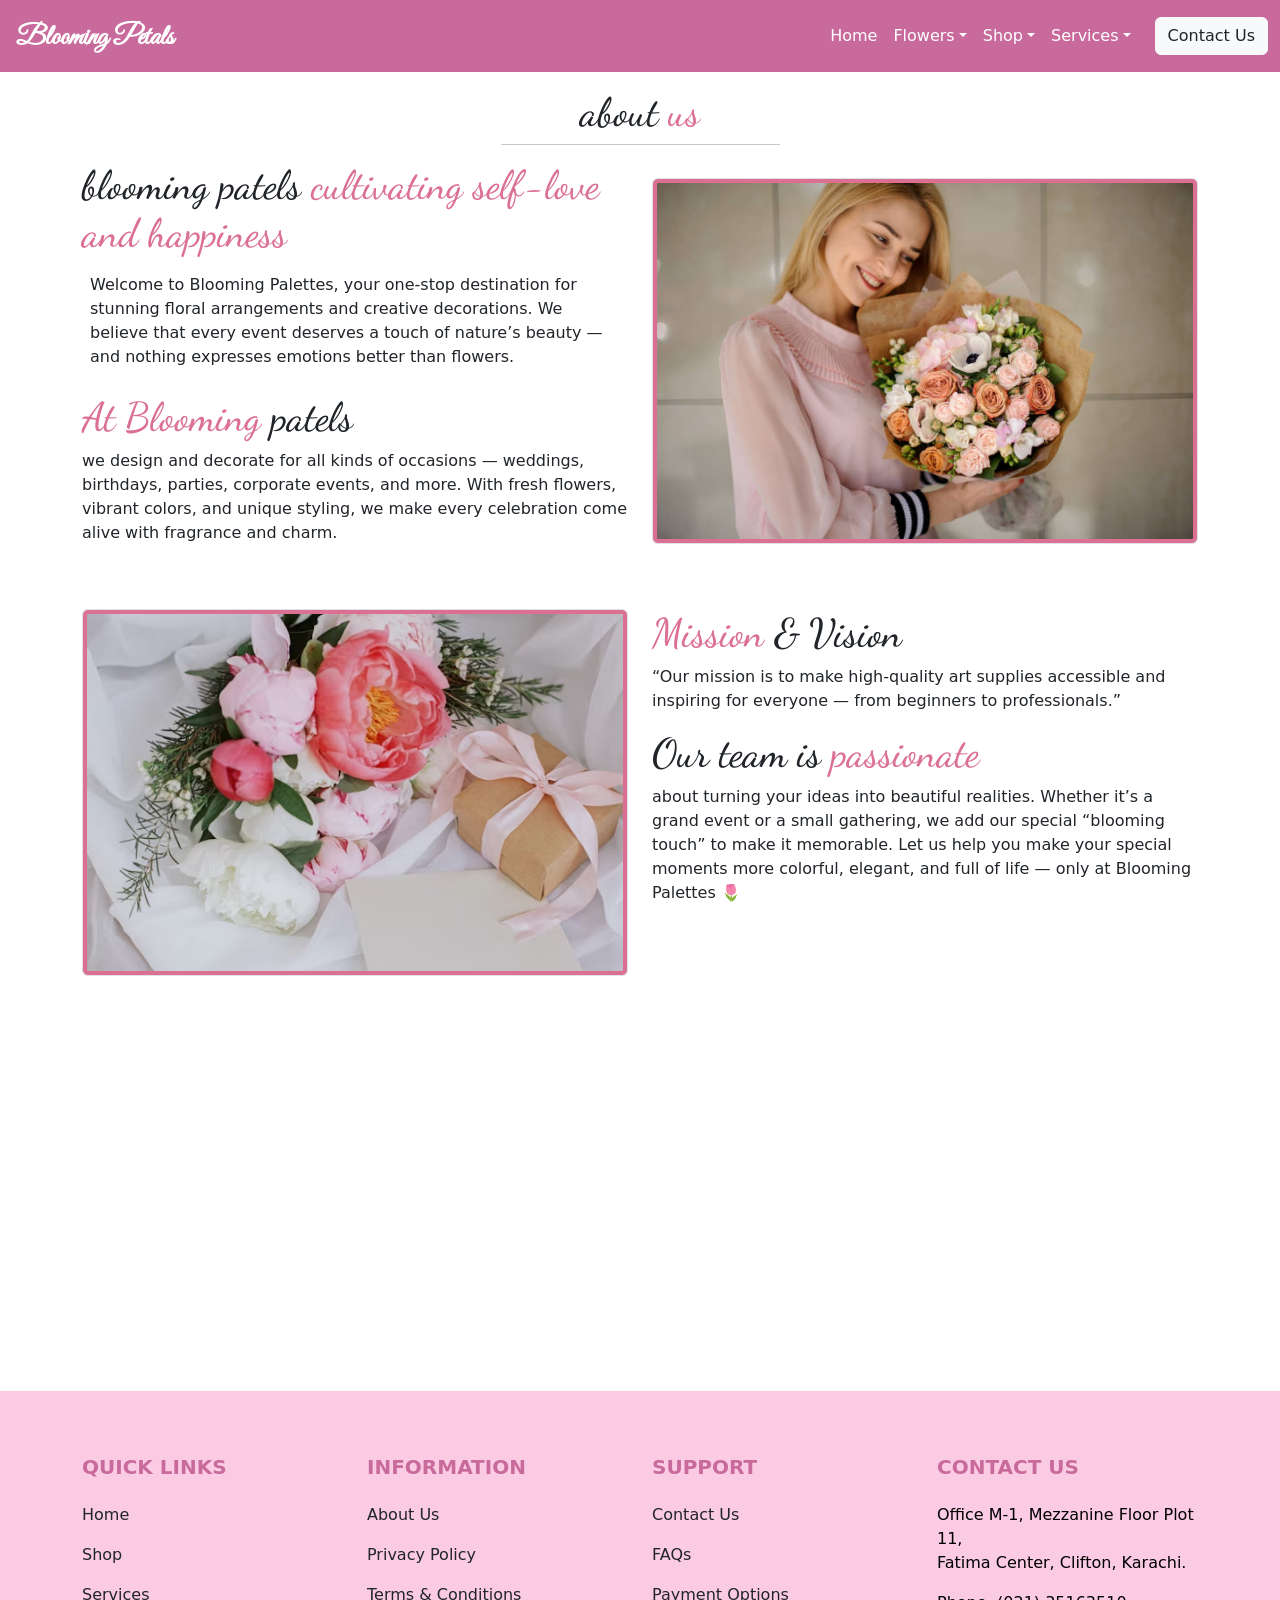
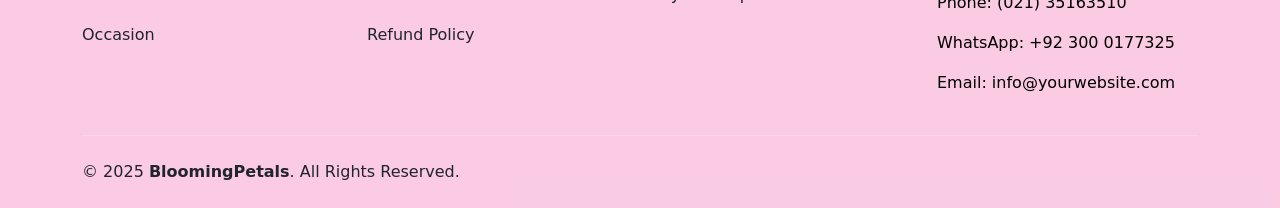
<file: about.html>
<!DOCTYPE html>
<html lang="en">

<head>
  <meta charset="UTF-8">
  <meta name="viewport" content="width=device-width, initial-scale=1.0">
  <link rel="stylesheet" href="style.css">
  <link href="https://cdn.jsdelivr.net/npm/bootstrap@5.0.2/dist/css/bootstrap.min.css" rel="stylesheet"
    integrity="sha384-EVSTQN3/azprG1Anm3QDgpJLIm9Nao0Yz1ztcQTwFspd3yD65VohhpuuCOmLASjC" crossorigin="anonymous">
  <link rel="preconnect" href="https://fonts.googleapis.com">
  <link rel="preconnect" href="https://fonts.gstatic.com" crossorigin>
  <link href="https://fonts.googleapis.com/css2?family=Dancing+Script:wght@400..700&display=swap" rel="stylesheet">
  <link rel="stylesheet" type="text/css"
    href="https://stackpath.bootstrapcdn.com/font-awesome/4.7.0/css/font-awesome.min.css">
  <link href="https://unpkg.com/aos@2.3.1/dist/aos.css" rel="stylesheet">
  <link rel="stylesheet" href="style.css">
  <title>Document</title>

  <style>
@import url('https://fonts.googleapis.com/css2?family=Great+Vibes&display=swap');

  </style>

</head>

<body>

<!-- ----------nav bar------------------------ -->

  <!-- Navbar (separate) -->
<nav class="navbar navbar-expand-lg navigation fixed-top">
  <div class="container-fluid">
    <h3 class="navbar-brand text-white fw-bold fs-3" href="#">Blooming Petals</h3>

    <button class="navbar-toggler" type="button" data-bs-toggle="collapse" data-bs-target="#navbarTogglerDemo02"
      aria-controls="navbarTogglerDemo02" aria-expanded="false" aria-label="Toggle navigation">
      <span class="navbar-toggler-icon"></span>
    </button>

    <div class="collapse navbar-collapse" id="navbarTogglerDemo02">
      <ul class="navbar-nav ms-auto mb-2 mb-lg-0 align-items-lg-center">
        <li class="nav-item"><a class="nav-link text-white active" href="home.html">Home</a></li>

        <li class="nav-item dropdown">
          <a class="nav-link dropdown-toggle text-white" href="#" role="button" data-bs-toggle="dropdown">Flowers</a>
          <ul class="dropdown-menu">
            <li><a class="dropdown-item" href="#">Rose</a></li>
            <li><a class="dropdown-item" href="#">Lavender</a></li>
            <li><a class="dropdown-item" href="#">Baby Breath</a></li>
          </ul>
        </li>

        <li class="nav-item dropdown">
          <a class="nav-link dropdown-toggle text-white" href="#" role="button" data-bs-toggle="dropdown">Shop</a>
          <ul class="dropdown-menu">
            <li><a class="dropdown-item" href="#">Flower Basket</a></li>
            <li><a class="dropdown-item" href="#">Bouquet for Loved One</a></li>
            <li><a class="dropdown-item" href="#">Wedding Bloom</a></li>
            <li><a class="dropdown-item" href="#">Valentine Special</a></li>
          </ul>
        </li>

        <li class="nav-item dropdown">
          <a class="nav-link dropdown-toggle text-white" href="#" role="button" data-bs-toggle="dropdown">Services</a>
          <ul class="dropdown-menu">
            <li><a class="dropdown-item" href="wedding.html" target="_blank">Wedding Decor</a></li>
            <li><a class="dropdown-item" href="engagment.html" target="_blank">Engagement Decor</a></li>
            <li><a class="dropdown-item" href="birthday.html" target="_blank">Birthday Decor</a></li>
            <li><a class="dropdown-item" href="birthday.html" target="_blank">Bridal Shower Decor</a></li>
            <li><a class="dropdown-item" href="birthday.html" target="_blank">Bridal Shower Decor</a></li>
          </ul>
        </li>

        <li class="nav-item ms-lg-3 mt-2 mt-lg-0">
          <a href="#" class="btn btn-light text-dark">Contact Us</a>
        </li>
      </ul>
    </div> 
  </div>
</nav>

<!-- ----------nav bar------------------------ -->
<br><br><br>

  <section class="about my-3">
    <div class="container ">
      <div class="text-center my-3">
        <h1 data-aos="fade-up" data-aos-offset="200">about <span style="color:palevioletred;"> us </span></h1>
        <hr class="w-25 m-auto">
      </div>
      <div class="row">
        <div class="col-sm-12 col-md-6 col-lg-6 col-12 " data-aos="zoom-in">
          <h1> blooming patels<span style="color:palevioletred;"> cultivating self-love and happiness
            </span></h1>
          <p class="p-2">Welcome to Blooming Palettes, your one-stop destination for stunning floral arrangements and
            creative
            decorations.
            We believe that every event deserves a touch of nature’s beauty — and nothing expresses emotions better than
            flowers.</p>
          <h1> <span style="color: palevioletred;">At Blooming </span> patels</h1>
          <p>we design and decorate for all kinds of occasions — weddings, birthdays, parties, corporate events, and
            more. With fresh flowers, vibrant colors, and unique styling, we make every celebration come alive with
            fragrance and charm.</p>

        </div>

        <div class="col-sm-12 col-md-6 col-lg-6 col-12 m-auto text-end">

          <img src="asset/about/img7.jpg" class="img-fluid img-thumbnail" data-aos="fade-right" data-aos-offset="200"
            style="background-color: palevioletred;">
        </div>


        <div class="container ">
          <div class="text-center my-5">
          </div>
          <div class="row">
            <div class="col-sm-12 col-md-6 col-lg-6 col-12 m-auto text-end">

              <img src="asset/about/img3.jpg" class="img-fluid img-thumbnail" data-aos="fade-right" data-aos-offset="200"
                style="background-color: palevioletred;">
            </div>

            <div class="col-sm-12 col-md-6 col-lg-6 col-12 " data-aos="zoom-in">
              <h1> <span style="color: palevioletred;">Mission</span> & Vision</h1>
              <p>“Our mission is to make high-quality art supplies accessible and inspiring for everyone — from
                beginners to professionals.”</p>
              <h1> Our team is <span style="color:palevioletred;"> passionate
                </span></h1>
              <p>about turning your ideas into beautiful realities. Whether it’s a grand event or a small
                gathering, we add our special “blooming touch” to make it memorable.

                Let us help you make your special moments more colorful, elegant, and full of life — only at Blooming
                Palettes 🌷
              </p>
            </div>
            <div class="container" data-aos="fade-up-left">
              <div class="text-center my-5">
                <h1>meet our<span style="color: palevioletred;"> team </span></h1>
                <hr class="w-25 m-auto" data-aos="fade-up">
              </div>
              <div class="row">
                <div class="col-sm-12 col-md-3 col-lg-3 col-12">
                  <div class="card">
                    <div class="about-card-body">
                      <img src="asset/about/img5.jpg" class="img-fluid  border border-bg-danger-subtle p-2">
                      <h5 class="text-center mt-2">bebk khalil</h5>
                      <p class="text-center"></p>

                    </div>
                  </div>
                </div>
                <div class="col-sm-12 col-md-3 col-lg-3 col-12">
                  <div class="card">
                    <div class="about-card-body">
                      <img src="asset/about/img10.jpg" class="img-fluid  border border-bg-danger-subtle p-2">
                      <h5 class="text-center mt-2">sidra zehra </h5>
                      <p class="text-center"> </p>

                    </div>
                  </div>
                </div>
                <div class="col-sm-12 col-md-3 col-lg-3 col-12" data-aos="fade-up-right">
                  <div class="card">
                    <div class="about-card-body">
                      <img src="asset/about/img6.jpg" class="img-fluid border border-bg-danger-subtle p-2 " data-aos="zoom-in">
                      <h5 class="text-center mt-2"> tooba</h5>
                      <p class="text-center "></p>

                    </div>
                  </div>

                </div>
                <div class="col-sm-12 col-md-3 col-lg-3 col-12" data-aos="fade-up-right">
                  <div class="card">
                    <div class="about-card-body">
                      <img src="asset/about/img7.jpg" class="img-fluid border border-bg-danger-subtle p-2 " data-aos="zoom-in">
                      <h5 class="text-center mt-2"> simran</h5>
                      <p class="text-center "></p>

                    </div>
                  </div>

                </div>
              </div>

            </div>
  </section>

  <!-- ----------------------- foooter --------------------------------- -->

<footer class="text-light pt-5 pb-4 footer-css">
  <div class="container text-md-left">
    <div class="row text-md-left">

      <!-- Quick Links -->
      <div class="col-md-3 col-lg-3 col-xl-3 mx-auto mt-3">
        <h5 class="text-uppercase mb-4 fw-bold">Quick Links</h5>
        <p><a href="#" class="text-dark text-decoration-none">Home</a></p>
        <p><a href="#" class="text-dark text-decoration-none">Shop</a></p>
        <p><a href="#" class="text-dark text-decoration-none">Services</a></p>
        <p><a href="#" class="text-dark text-decoration-none">Occasion</a></p>
      </div>

      <!-- Information -->
      <div class="col-md-3 col-lg-3 col-xl-3 mx-auto mt-3">
        <h5 class="text-uppercase mb-4 fw-bold">Information</h5>
        <p><a href="#" class="text-dark text-decoration-none">About Us</a></p>
        <p><a href="#" class="text-dark text-decoration-none">Privacy Policy</a></p>
        <p><a href="#" class="text-dark text-decoration-none">Terms & Conditions</a></p>
        <p><a href="#" class="text-dark text-decoration-none">Refund Policy</a></p>
      </div>

      <!-- Support -->
      <div class="col-md-3 col-lg-3 col-xl-3 mx-auto mt-3">
        <h5 class="text-uppercase mb-4 fw-bold">Support</h5>
        <p><a href="#" class="text-dark text-decoration-none">Contact Us</a></p>
        <p><a href="#" class="text-dark text-decoration-none">FAQs</a></p>
        <p><a href="#" class="text-dark text-decoration-none">Payment Options</a></p>
      </div>

      <!-- Contact -->
      <div class="col-md-3 col-lg-3 col-xl-3 mx-auto mt-3 home-extra">
        <h5 class="text-uppercase mb-4 fw-bold">Contact Us</h5>
        <p><i class="bi bi-geo-alt"></i> Office M-1, Mezzanine Floor Plot 11,<br>
          Fatima Center, Clifton, Karachi.</p>
        <p><i class="bi bi-telephone"></i> Phone: (021) 35163510</p>
        <p><i class="bi bi-whatsapp"></i> WhatsApp: +92 300 0177325</p>
        <p><i class="bi bi-envelope"></i> Email: info@yourwebsite.com</p>
      </div>
    </div>

    <hr class="mb-4 mt-4 text-light">

    <div class="row align-items-center">
      <div class="col-md-7 col-lg-8">
        <p class="text-dark mb-0">
          © 2025 <strong>BloomingPetals</strong>. All Rights Reserved.
        </p>
      </div>

      <div class="col-md-5 col-lg-4 text-end">
        <a href="https://www.facebook.com/BloomingPetals" class="text-dark me-3"><i class="bi bi-facebook"></i></a>
        <a href="https://www.instagram.com/BloomingPetals" class="text-dark me-3"><i class="bi bi-instagram"></i></a>
        <a href="https://x.com/BloomingPetals" class="text-dark me-3"><i class="bi bi-twitter"></i></a>
      </div>
    </div>
  </div>
</footer>


  <!-- ----------------------- foooter --------------------------------- -->


  <script src="https://cdn.jsdelivr.net/npm/@popperjs/core@2.9.2/dist/umd/popper.min.js"
    integrity="sha384-IQsoLXl5PILFhosVNubq5LC7Qb9DXgDA9i+tQ8Zj3iwWAwPtgFTxbJ8NT4GN1R8p"
    crossorigin="anonymous"></script>
  <script src="https://cdn.jsdelivr.net/npm/bootstrap@5.0.2/dist/js/bootstrap.min.js"
    integrity="sha384-cVKIPhGWiC2Al4u+LWgxfKTRIcfu0JTxR+EQDz/bgldoEyl4H0zUF0QKbrJ0EcQF"
    crossorigin="anonymous"></script>
  <script src="https://unpkg.com/aos@2.3.1/dist/aos.js"></script>
  <script>
    AOS.init();
  </script>
</body>

</html>
</file>
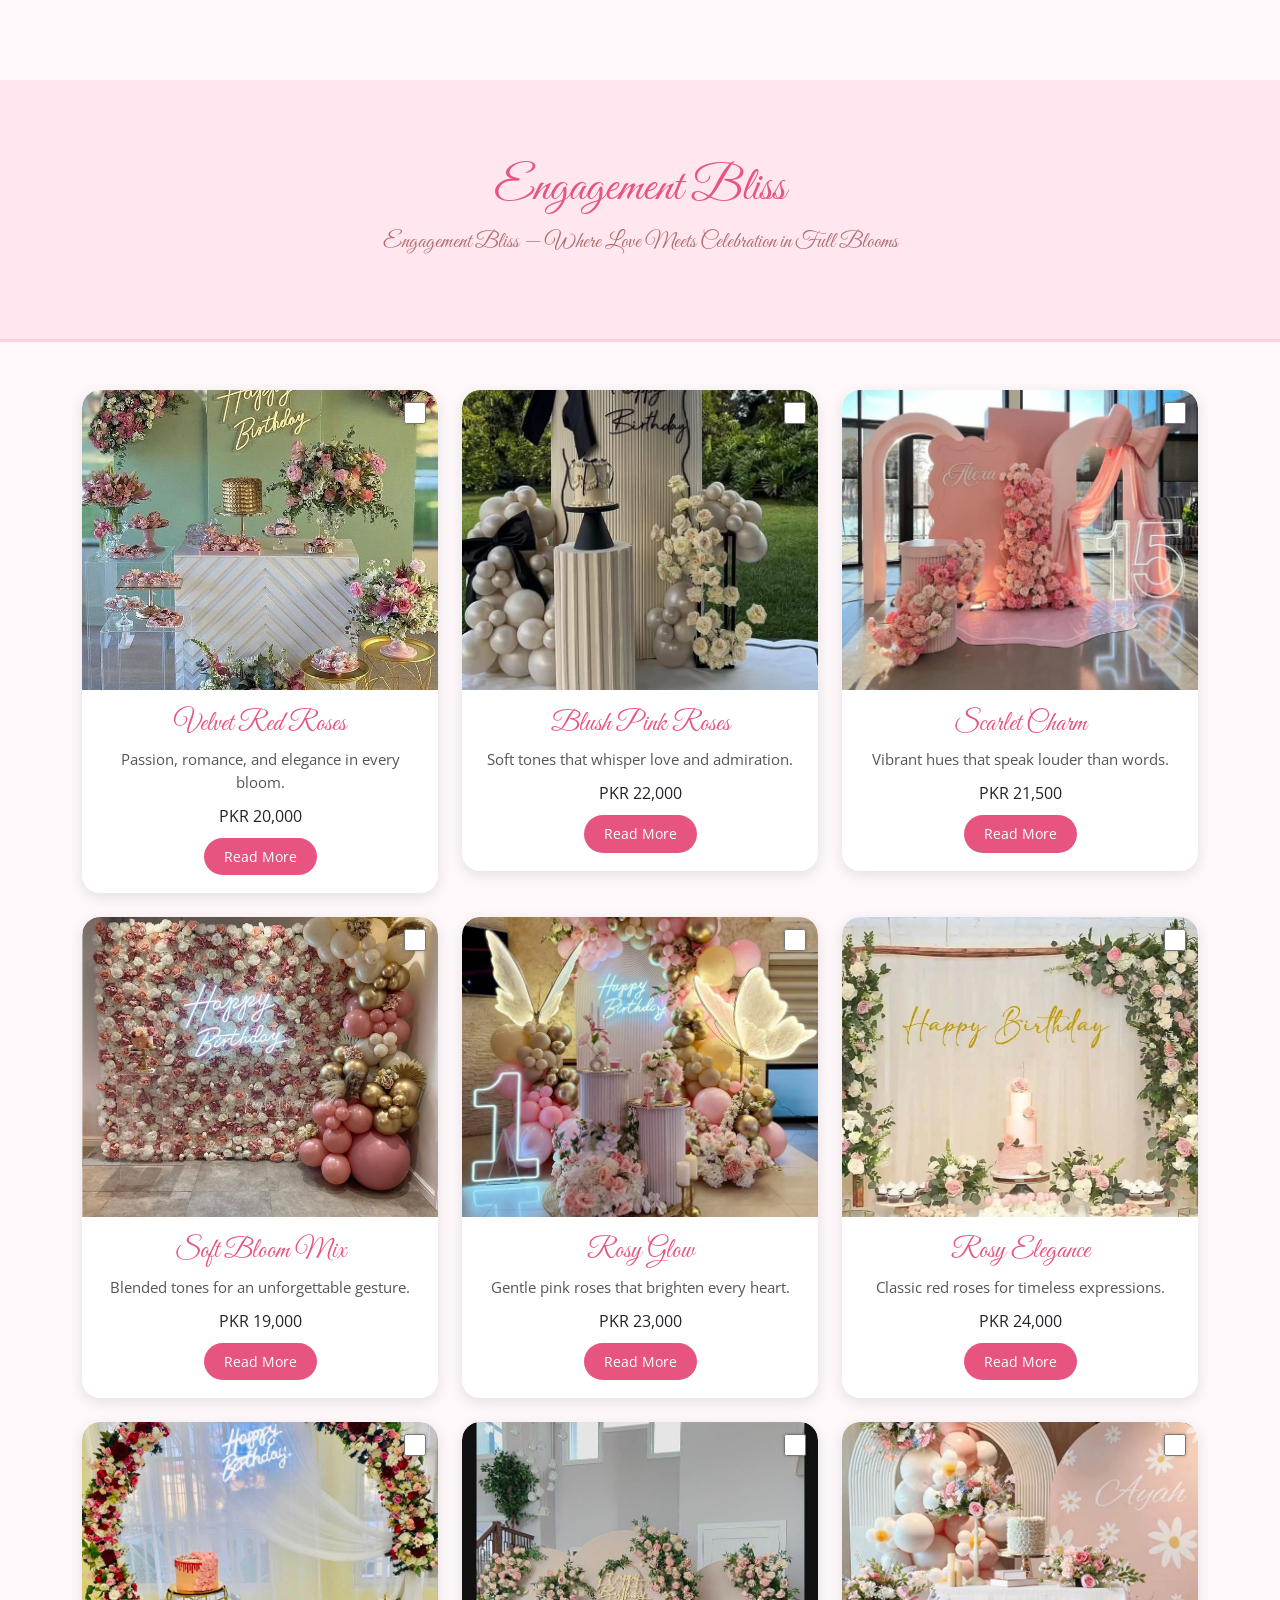
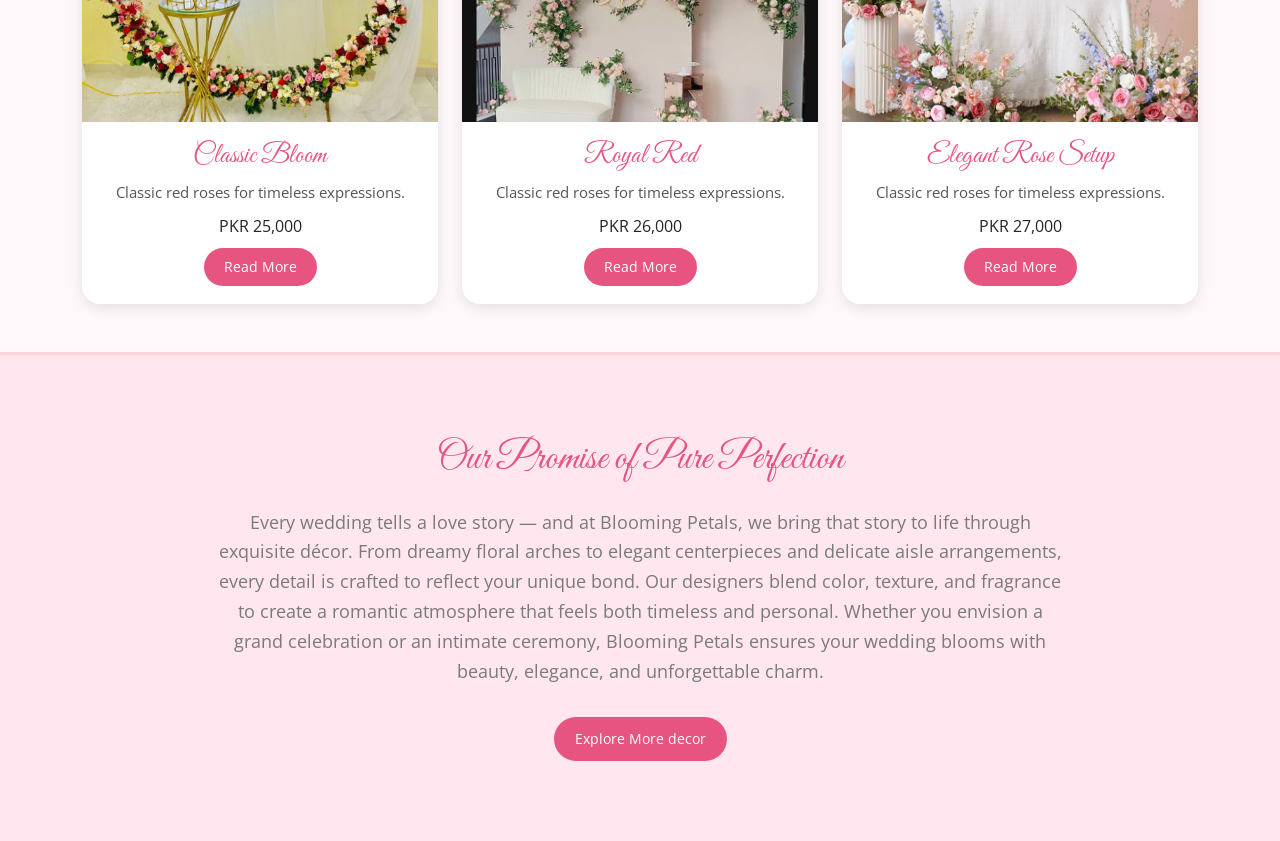
<file: birthday.html>
<!DOCTYPE html>
<html lang="en">
<head>
  <meta charset="UTF-8" />
  <meta name="viewport" content="width=device-width, initial-scale=1" />
  <title>Red & Pink Roses Collection</title>

  <link href="https://cdn.jsdelivr.net/npm/bootstrap@5.3.3/dist/css/bootstrap.min.css" rel="stylesheet">
  <link href="https://fonts.googleapis.com/css2?family=Great+Vibes&family=Open+Sans:wght@400;600&display=swap" rel="stylesheet">
  <link href="https://unpkg.com/aos@2.3.4/dist/aos.css" rel="stylesheet">
  <link rel="stylesheet" href="rose.css">

  <!-- tiny additions so overlay + compare icon look correct with your existing CSS -->
  <style>
    /* overlay on top of the image (keeps same look as your current cards) */
    .decor-card-text-overlay {
      position: absolute;
      left: 0;
      bottom: 0;
      width: 100%;
      padding: 18px;
      background: linear-gradient(180deg, rgba(255,255,255,0) 0%, rgba(255,230,239,0.98) 100%);
      box-sizing: border-box;
      text-align: left;
    }
    .decor-card-text-overlay h3 { margin: 0 0 6px 0; font-size: 1.15rem; color: #e75480; }
    .decor-card-text-overlay p { margin: 0; color: #6b4b52; font-size: 0.95rem; }

    /* small fixed compare bar (non-intrusive, matches your colors) */
    #compare-bar {
      position: fixed;
      right: 20px;
      bottom: 20px;
      background: #fff;
      border-radius: 30px;
      padding: 8px 14px;
      box-shadow: 0 8px 20px rgba(0,0,0,0.12);
      display: flex;
      align-items: center;
      gap: 10px;
      z-index: 1500;
      font-family: 'Open Sans', sans-serif;
    }
    #compare-count { font-weight: 700; color: #e75480; }
    .compare-open-btn {
      background: #e75480;
      color: #fff;
      border-radius: 20px;
      padding: 8px 12px;
      text-decoration: none;
      cursor: pointer;
      font-size: 0.95rem;
      border: none;
    }
    /* ensure checkbox sits inside card and not interfering with overlay */
    .decor-checkbox {
      position: absolute;
      top: 12px;
      right: 12px;
      z-index: 6;
      width: 22px;
      height: 22px;
      accent-color: #e75480;
      cursor: pointer;
      border-radius: 5px;
      background-color: #fff;
      box-shadow: 0 0 3px rgba(0,0,0,0.25);
      transition: transform 0.15s ease;
    }
    .decor-checkbox:focus { outline: 2px solid rgba(231,84,128,0.25); }
  </style>
</head>

<body>
  <section class="decor-full-body">
    <section class="decor-section" data-aos="fade-up">
      <h1>Engagement Bliss</h1>
      <p>Engagement Bliss — Where Love Meets Celebration in Full Blooms</p>
    </section>

    <!-- CARDS WILL RENDER INTO THIS CONTAINER -->
    <section class="container py-5">
      <div id="decor-container" class="row g-4">
        <!-- JS inserts cards here -->
      </div>
    </section>

    <section class="decor-summary-section" data-aos="fade-up">
      <h2>Our Promise of Pure Perfection</h2>
      <p>
        Every wedding tells a love story — and at Blooming Petals, we bring that story to life through exquisite décor. From dreamy floral arches to elegant centerpieces and delicate aisle arrangements, every detail is crafted to reflect your unique bond. Our designers blend color, texture, and fragrance to create a romantic atmosphere that feels both timeless and personal. Whether you envision a grand celebration or an intimate ceremony, Blooming Petals ensures your wedding blooms with beauty, elegance, and unforgettable charm.
      </p>
      <button class="btn decor-btn-pink btn-lg decor-btn">Explore More decor</button>
    </section>
  </section>

  <!-- Compare bar: shows selected count and opens modal -->
  <div id="compare-bar" aria-hidden="false">
    <div>Selected: <span id="compare-count">0</span></div>
    <button id="open-compare" class="compare-open-btn">Compare</button>
  </div>

  <!-- Compare modal (hidden until needed) -->
  <div id="compare-modal" class="compare-modal" style="display:none;">
    <div class="compare-content">
      <span id="close-compare" class="close-btn" title="Close">&times;</span>
      <h3>Compare Selected Decors</h3>
      <div id="compare-grid" class="compare-grid"></div>

      <div style="margin-top:18px;">
        <button id="remove-selected" class="decor-btn" style="margin-right:10px;">Remove Selected</button>
        <button id="clear-all" class="decor-btn" style="background:#f2c6d9; color:#7a2a40;">Clear All</button>
      </div>
    </div>
  </div>

  <!-- LIBRARIES -->
  <script src="https://cdn.jsdelivr.net/npm/bootstrap@5.3.3/dist/js/bootstrap.bundle.min.js"></script>
  <script src="https://unpkg.com/aos@2.3.4/dist/aos.js"></script>
  <script src="flowers.js"></script>

  <script>
    AOS.init({ duration: 1000, once: true });





    
  </script>

  <!-- MAIN SCRIPT: data objects + rendering + compare logic -->
  <!-- <script>
    /***********************
     *  Step 1: Data objects
     *  Edit these arrays to add/remove items.
     *  Keep the same property names.
     ***********************/
    const engagementDecors = [
      { id: "e1", title: "Elegant Blush-Themed", description: "Outdoor setup with pastel drapes & soft lighting.", image: "asset/engagment/Blush_Serenity_Engagement_Setup.jpg", price: "PKR 25,000", detailA: "Lorem ipsum dolor", detailB: "Lorem ipsum" },
      { id: "e2", title: "Blush Pink Roses", description: "Soft tones that whisper love and admiration.", image: "asset/engagment/59351c003c97357a658ec9f91c65eac9.jpg", price: "PKR 30,000", detailA: "Lorem ipsum dolor", detailB: "Lorem ipsum" },
      { id: "e3", title: "Scarlet Charm", description: "Vibrant hues that speak louder than words.", image: "asset/engagment/a43ea5c04909093940b786e1321f9d86.jpg", price: "PKR 27,500", detailA: "Lorem ipsum dolor", detailB: "Lorem ipsum" },
      { id: "e4", title: "Soft Bloom Mix", description: "Blended tones for an unforgettable gesture.", image: "asset/engagment/14114d276568a229fcec3e076b36dfb8.jpg", price: "PKR 22,000", detailA: "Lorem ipsum dolor", detailB: "Lorem ipsum" },
      { id: "e5", title: "Rosy Glow", description: "Gentle pink roses that brighten every heart.", image: "asset/engagment/e68c5a22071b727523ef0ed444f29bed.jpg", price: "PKR 24,500", detailA: "Lorem ipsum dolor", detailB: "Lorem ipsum" },
      { id: "e6", title: "Rosy Elegance", description: "Classic red roses for timeless expressions.", image: "asset/engagment/e8453f99b9b977b93dcba1657385d7c0.jpg", price: "PKR 28,000", detailA: "Lorem ipsum dolor", detailB: "Lorem ipsum" },
      { id: "e7", title: "Romantic Swing Harmony", description: "Swing with roses — dreamy photos guaranteed.", image: "asset/engagment/Romantic_Rose_Harmony_Swing.jpg", price: "PKR 26,000", detailA: "Lorem ipsum dolor", detailB: "Lorem ipsum" },
      { id: "e8", title: "Semi-Arch Duo", description: "Two semi-arches topped with flowers for an elegant look.", image: "asset/engagment/two+flower+in+semi-arches+.webp", price: "PKR 29,000", detailA: "Lorem ipsum dolor", detailB: "Lorem ipsum" },
      { id: "e9", title: "Blushing Bloom Arch", description: "Graceful arch to frame your special moment.", image: "asset/engagment/Blushing_Bloom_Elegance_Arch.avif", price: "PKR 31,000", detailA: "Lorem ipsum dolor", detailB: "Lorem ipsum" }
    ];

    /***********************
     *  Step 2: Rendering the cards (keeps your UI identical)
     ***********************/
    const container = document.getElementById("decor-container");
    const COMPARE_KEY = "bp_compare_v1"; // versioned key for localStorage

    function loadCompareIds() {
      try {
        return JSON.parse(localStorage.getItem(COMPARE_KEY)) || [];
      } catch { return []; }
    }
    function saveCompareIds(ids) {
      localStorage.setItem(COMPARE_KEY, JSON.stringify(ids));
    }
    function updateCompareCounter() {
      const count = loadCompareIds().length;
      document.getElementById("compare-count").textContent = count;
    }

    function renderCards(items) {
      container.innerHTML = ""; // clear
      const existingIds = loadCompareIds();

      items.forEach((item, i) => {
        // create card markup using the same structure you had
        const col = document.createElement("div");
        col.className = "col-lg-4 col-md-6 col-sm-12";
        col.setAttribute("data-aos", "zoom-in");
        col.setAttribute("data-aos-delay", 100 * ((i % 9) + 1));

        col.innerHTML = `
          <div class="decor-card">
            <input type="checkbox" class="decor-checkbox" aria-label="Add to compare" data-id="${item.id}" ${existingIds.includes(item.id) ? "checked" : ""}>
            <img src="${item.image}" alt="${item.title}">
            <div class="decor-card-text-overlay">
              <h3>${item.title}</h3>
              <p>${item.description}</p>
            </div>
          </div>

          <div class="row">
            <p class="col-lg-6">${item.detailA}</p>
            <p class="col-lg-6">${item.detailB}</p>
          </div>
        `;
        container.appendChild(col);
      });

      // add event listeners to checkboxes
      document.querySelectorAll(".decor-checkbox").forEach(cb => {
        cb.addEventListener("change", (e) => {
          const id = e.target.dataset.id;
          if (e.target.checked) addToCompare(id);
          else removeFromCompare(id);
          updateCompareCounter();
        });
      });

      // refresh AOS to animate newly added items
      if (window.AOS) AOS.refresh();
    }

    function addToCompare(id) {
      let ids = loadCompareIds();
      const MAX = 4; // you can change max selection if you want
      if (!ids.includes(id)) {
        if (ids.length >= MAX) {
          alert("You can compare up to " + MAX + " items.");
          // uncheck the checkbox that caused this alert
          const cb = document.querySelector('.decor-checkbox[data-id="'+id+'"]');
          if (cb) cb.checked = false;
          return;
        }
        ids.push(id);
        saveCompareIds(ids);
      }
    }

    function removeFromCompare(id) {
      let ids = loadCompareIds();
      ids = ids.filter(x => x !== id);
      saveCompareIds(ids);
    }

    // initial render
    renderCards(engagementDecors);
    updateCompareCounter();

    /***********************
     *  Step 3: Compare modal logic
     ***********************/
    const compareModal = document.getElementById("compare-modal");
    const compareGrid = document.getElementById("compare-grid");
    const openBtn = document.getElementById("open-compare");
    const closeBtn = document.getElementById("close-compare");
    const removeBtn = document.getElementById("remove-selected");
    const clearBtn = document.getElementById("clear-all");

    function getDecorById(id) {
      return engagementDecors.find(d => d.id === id) || null;
    }

    function buildCompareGrid() {
      const ids = loadCompareIds();
      compareGrid.innerHTML = "";
      if (ids.length === 0) {
        compareGrid.innerHTML = "<p>No items selected. Use the checkboxes on cards to add items.</p>";
        return;
      }

      // For each selected id, create a compare item column
      ids.forEach(id => {
        // allow for comparing across pages: first check engagement list, otherwise you could merge global lists later
        const item = getDecorById(id) || { id, title: "Item not found", image: "", description: "" };
        const div = document.createElement("div");
        div.className = "compare-item";
        div.innerHTML = `
          <label style="display:block;text-align:left;"><input type="checkbox" class="cmp-remove-checkbox" data-id="${item.id}"> Remove</label>
          <img src="${item.image}" alt="${item.title}">
          <h5 style="margin:6px 0 2px 0; color:#e75480;">${item.title}</h5>
          <div style="color:#6b4b52; font-size:0.95rem;">${item.description}</div>
          <div style="margin-top:8px; font-weight:600; color:#c7446a;">${item.price || ""}</div>
        `;
        compareGrid.appendChild(div);
      });
    }

    openBtn.addEventListener("click", () => {
      buildCompareGrid();
      compareModal.style.display = "flex";
    });
    closeBtn.addEventListener("click", () => compareModal.style.display = "none");
    compareModal.addEventListener("click", (e) => {
      if (e.target === compareModal) compareModal.style.display = "none";
    });

    removeBtn.addEventListener("click", () => {
      const checked = Array.from(document.querySelectorAll(".cmp-remove-checkbox:checked")).map(cb => cb.dataset.id);
      if (checked.length === 0) { alert("Select items to remove first."); return; }
      let ids = loadCompareIds();
      ids = ids.filter(id => !checked.includes(id));
      saveCompareIds(ids);
      // Uncheck the checkboxes on cards too
      checked.forEach(id => {
        const cb = document.querySelector('.decor-checkbox[data-id="'+id+'"]');
        if (cb) cb.checked = false;
      });
      buildCompareGrid();
      updateCompareCounter();
    });

    clearBtn.addEventListener("click", () => {
      if (!confirm("Clear all compare selections?")) return;
      saveCompareIds([]);
      // uncheck all card checkboxes
      document.querySelectorAll('.decor-checkbox').forEach(cb => cb.checked = false);
      buildCompareGrid();
      updateCompareCounter();
    });

    // Also update compare counter in real time if localStorage changed in another tab
    window.addEventListener("storage", (e) => {
      if (e.key === COMPARE_KEY) {
        // re-render checkboxes state
        document.querySelectorAll('.decor-checkbox').forEach(cb => {
          const ids = loadCompareIds();
          cb.checked = ids.includes(cb.dataset.id);
        });
        updateCompareCounter();
      }
    });
  </script> -->
  <!-- <script src="app.js"></script> -->
</body>
</html>
</file>
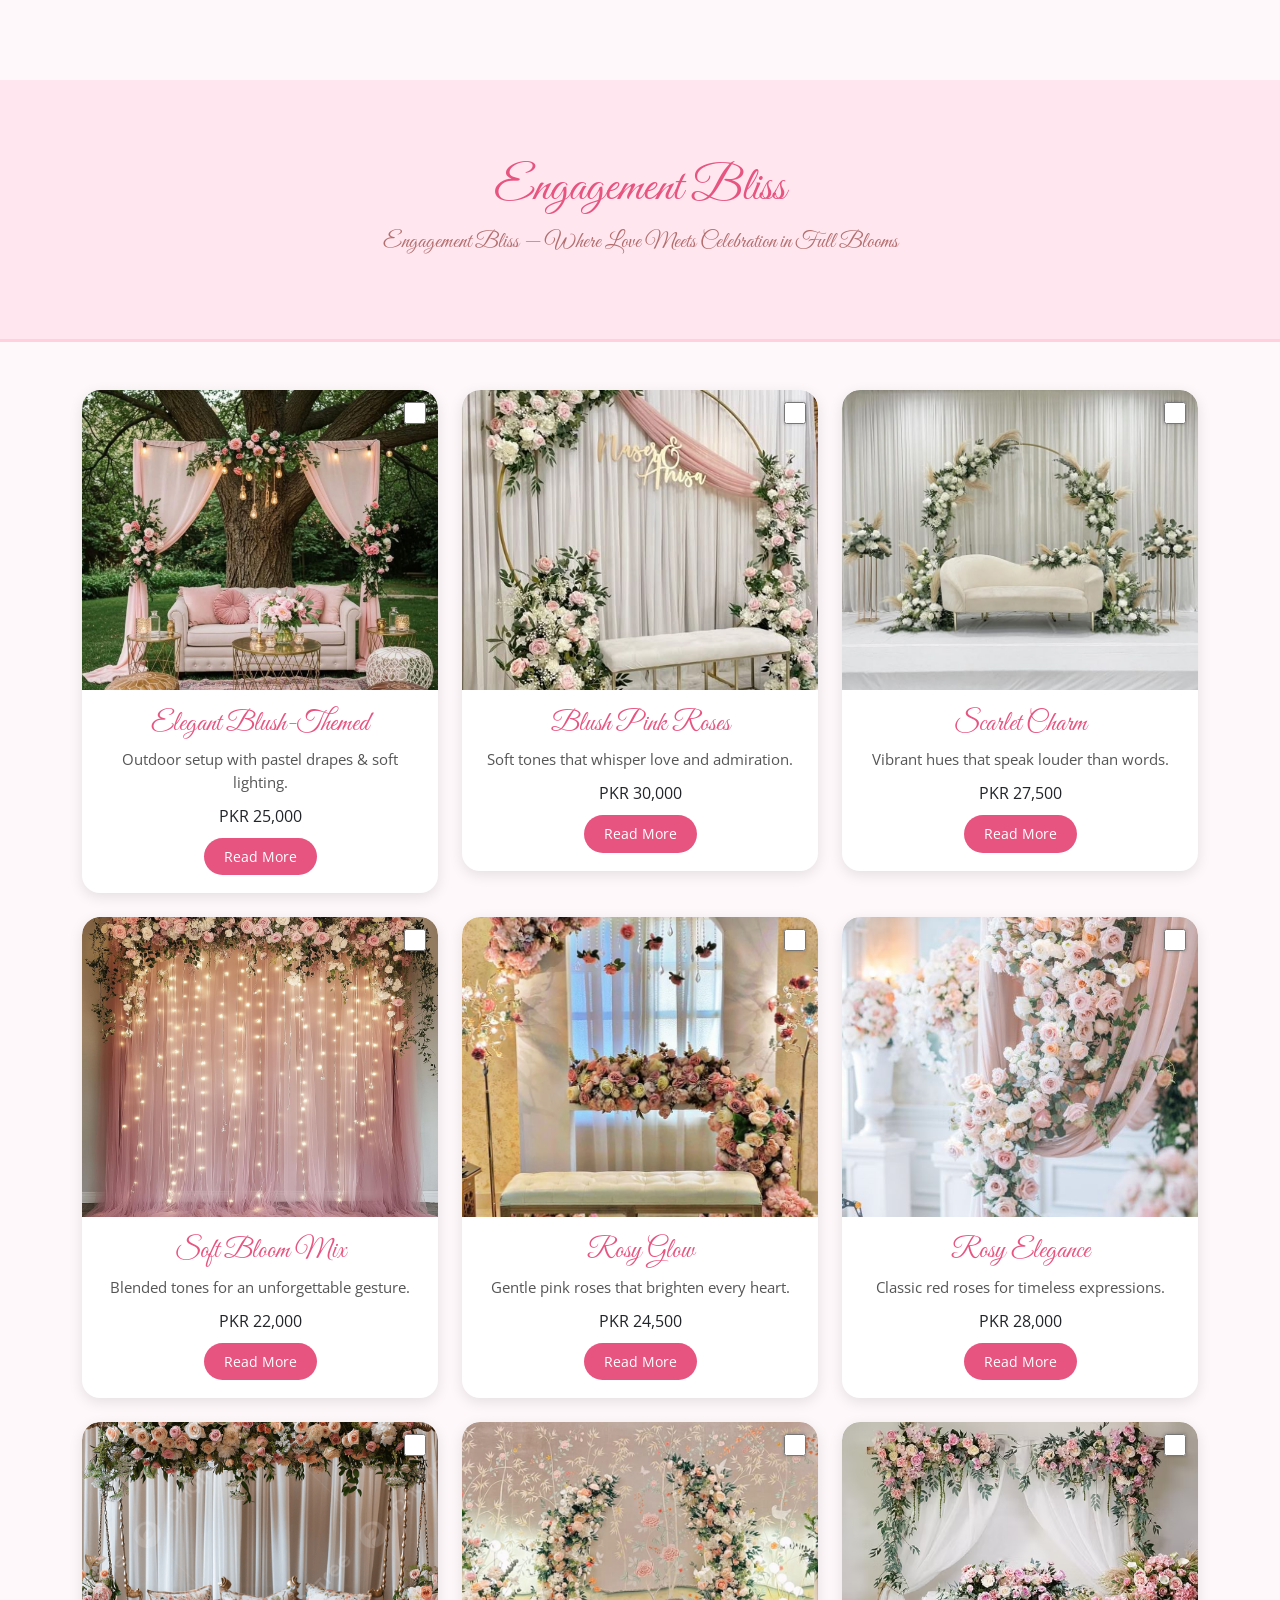
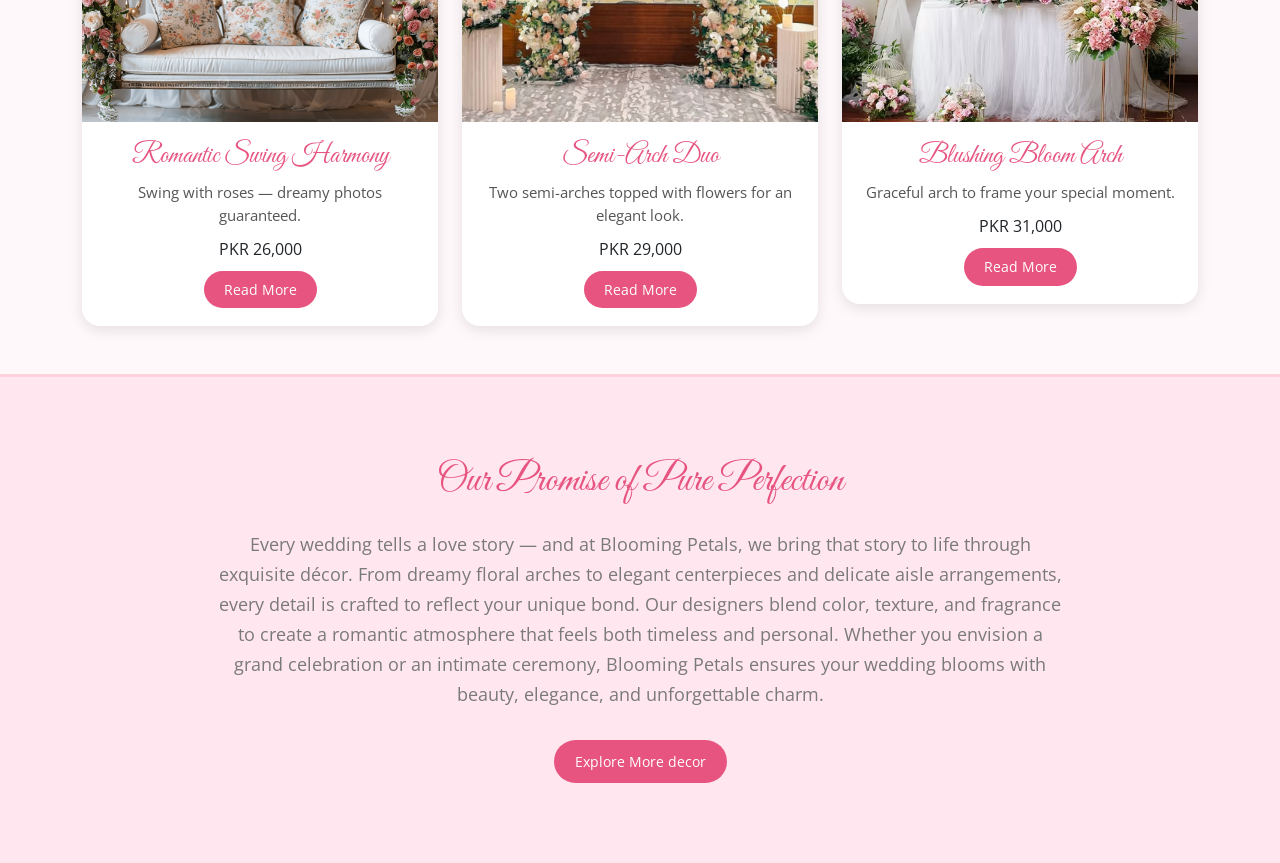
<file: BridalShower.html>
<!DOCTYPE html>
<html lang="en">
<head>
  <meta charset="UTF-8" />
  <meta name="viewport" content="width=device-width, initial-scale=1" />
  <title>Red & Pink Roses Collection</title>

  <link href="https://cdn.jsdelivr.net/npm/bootstrap@5.3.3/dist/css/bootstrap.min.css" rel="stylesheet">
  <link href="https://fonts.googleapis.com/css2?family=Great+Vibes&family=Open+Sans:wght@400;600&display=swap" rel="stylesheet">
  <link href="https://unpkg.com/aos@2.3.4/dist/aos.css" rel="stylesheet">
  <link rel="stylesheet" href="rose.css">

  <!-- tiny additions so overlay + compare icon look correct with your existing CSS -->
  <style>
    /* overlay on top of the image (keeps same look as your current cards) */
    .decor-card-text-overlay {
      position: absolute;
      left: 0;
      bottom: 0;
      width: 100%;
      padding: 18px;
      background: linear-gradient(180deg, rgba(255,255,255,0) 0%, rgba(255,230,239,0.98) 100%);
      box-sizing: border-box;
      text-align: left;
    }
    .decor-card-text-overlay h3 { margin: 0 0 6px 0; font-size: 1.15rem; color: #e75480; }
    .decor-card-text-overlay p { margin: 0; color: #6b4b52; font-size: 0.95rem; }

    /* small fixed compare bar (non-intrusive, matches your colors) */
    #compare-bar {
      position: fixed;
      right: 20px;
      bottom: 20px;
      background: #fff;
      border-radius: 30px;
      padding: 8px 14px;
      box-shadow: 0 8px 20px rgba(0,0,0,0.12);
      display: flex;
      align-items: center;
      gap: 10px;
      z-index: 1500;
      font-family: 'Open Sans', sans-serif;
    }
    #compare-count { font-weight: 700; color: #e75480; }
    .compare-open-btn {
      background: #e75480;
      color: #fff;
      border-radius: 20px;
      padding: 8px 12px;
      text-decoration: none;
      cursor: pointer;
      font-size: 0.95rem;
      border: none;
    }
    /* ensure checkbox sits inside card and not interfering with overlay */
    .decor-checkbox {
      position: absolute;
      top: 12px;
      right: 12px;
      z-index: 6;
      width: 22px;
      height: 22px;
      accent-color: #e75480;
      cursor: pointer;
      border-radius: 5px;
      background-color: #fff;
      box-shadow: 0 0 3px rgba(0,0,0,0.25);
      transition: transform 0.15s ease;
    }
    .decor-checkbox:focus { outline: 2px solid rgba(231,84,128,0.25); }
  </style>
</head>

<body>
  <section class="decor-full-body">
    <section class="decor-section" data-aos="fade-up">
      <h1>Engagement Bliss</h1>
      <p>Engagement Bliss — Where Love Meets Celebration in Full Blooms</p>
    </section>

    <!-- CARDS WILL RENDER INTO THIS CONTAINER -->
    <section class="container py-5">
      <div id="decor-container" class="row g-4">
        <!-- JS inserts cards here -->
      </div>
    </section>

    <section class="decor-summary-section" data-aos="fade-up">
      <h2>Our Promise of Pure Perfection</h2>
      <p>
        Every wedding tells a love story — and at Blooming Petals, we bring that story to life through exquisite décor. From dreamy floral arches to elegant centerpieces and delicate aisle arrangements, every detail is crafted to reflect your unique bond. Our designers blend color, texture, and fragrance to create a romantic atmosphere that feels both timeless and personal. Whether you envision a grand celebration or an intimate ceremony, Blooming Petals ensures your wedding blooms with beauty, elegance, and unforgettable charm.
      </p>
      <button class="btn decor-btn-pink btn-lg decor-btn">Explore More decor</button>
    </section>
  </section>

  <!-- Compare bar: shows selected count and opens modal -->
  <div id="compare-bar" aria-hidden="false">
    <div>Selected: <span id="compare-count">0</span></div>
    <button id="open-compare" class="compare-open-btn">Compare</button>
  </div>

  <!-- Compare modal (hidden until needed) -->
  <div id="compare-modal" class="compare-modal" style="display:none;">
    <div class="compare-content">
      <span id="close-compare" class="close-btn" title="Close">&times;</span>
      <h3>Compare Selected Decors</h3>
      <div id="compare-grid" class="compare-grid"></div>

      <div style="margin-top:18px;">
        <button id="remove-selected" class="decor-btn" style="margin-right:10px;">Remove Selected</button>
        <button id="clear-all" class="decor-btn" style="background:#f2c6d9; color:#7a2a40;">Clear All</button>
      </div>
    </div>
  </div>

  <!-- LIBRARIES -->
  <script src="https://cdn.jsdelivr.net/npm/bootstrap@5.3.3/dist/js/bootstrap.bundle.min.js"></script>
  <script src="https://unpkg.com/aos@2.3.4/dist/aos.js"></script>
  <script src="flowers.js"></script>

  <script>
    AOS.init({ duration: 1000, once: true });
  </script>
</body>
</html>
</file>
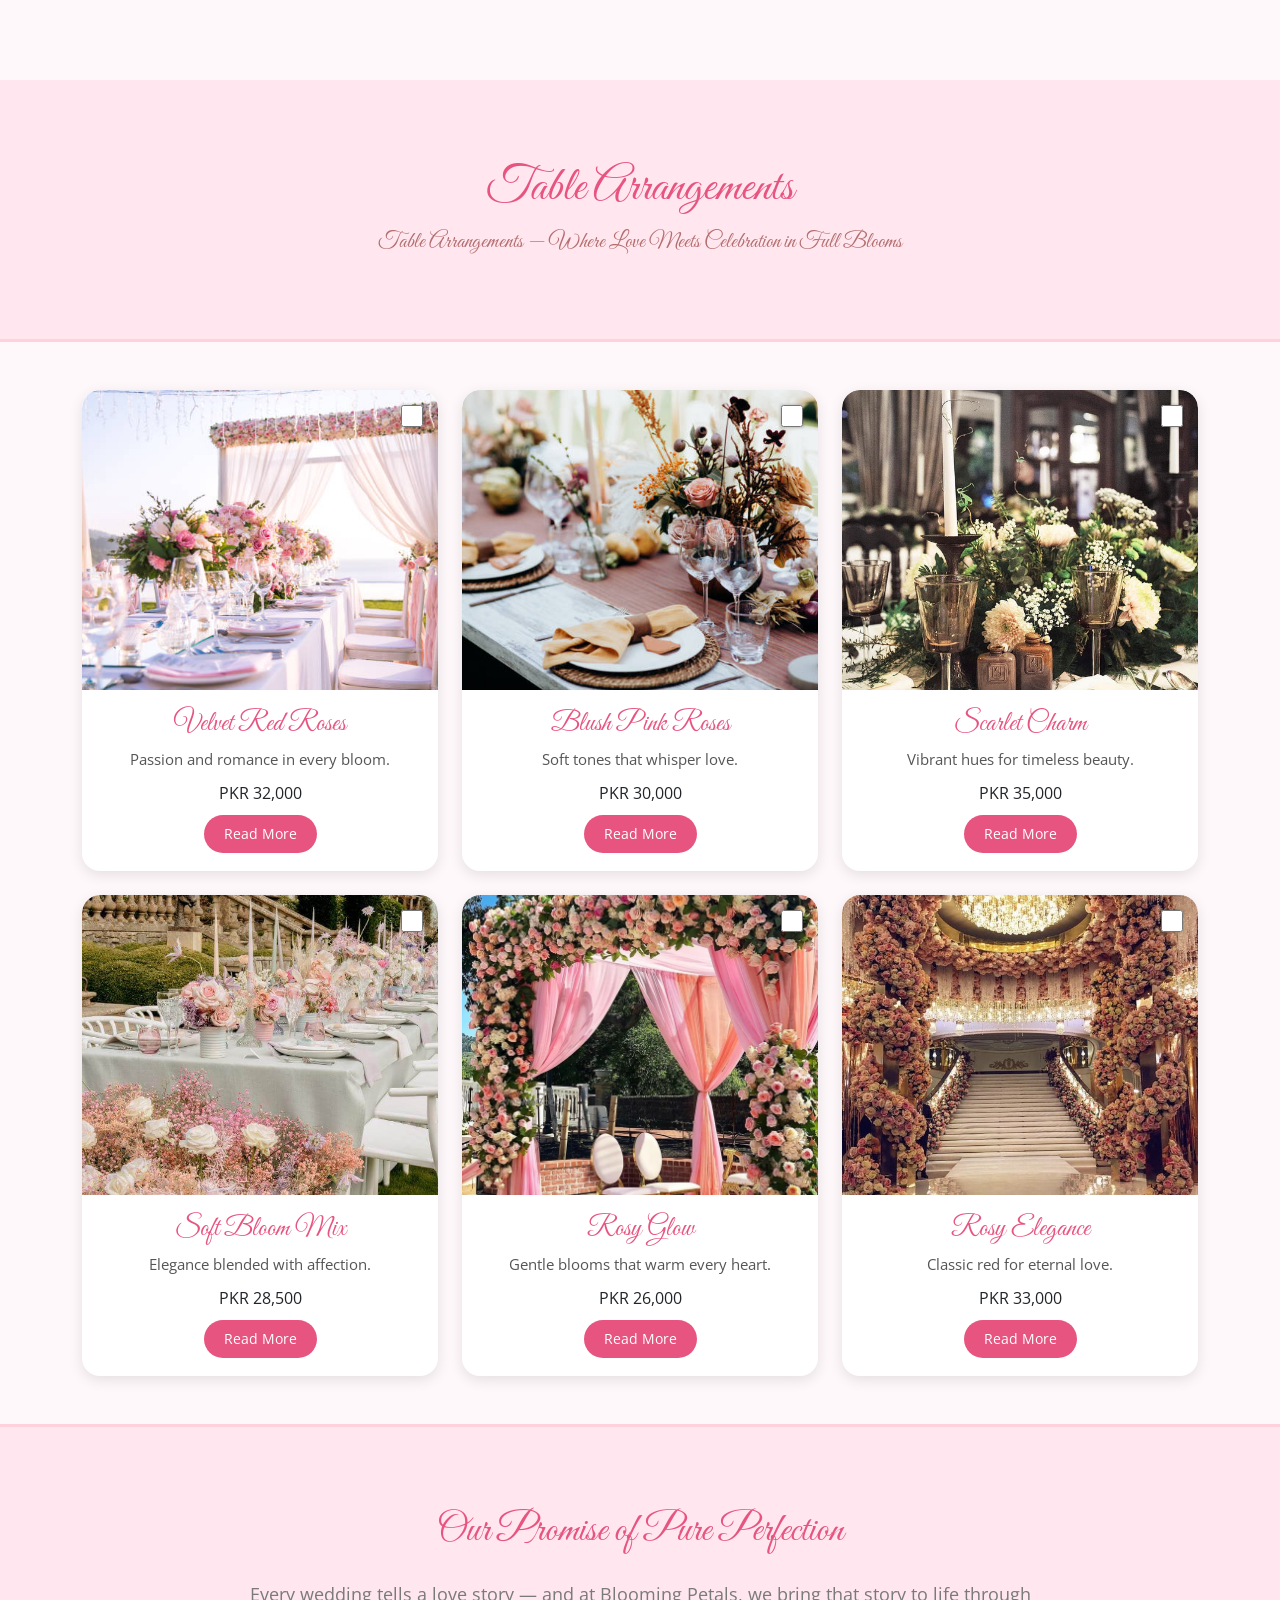
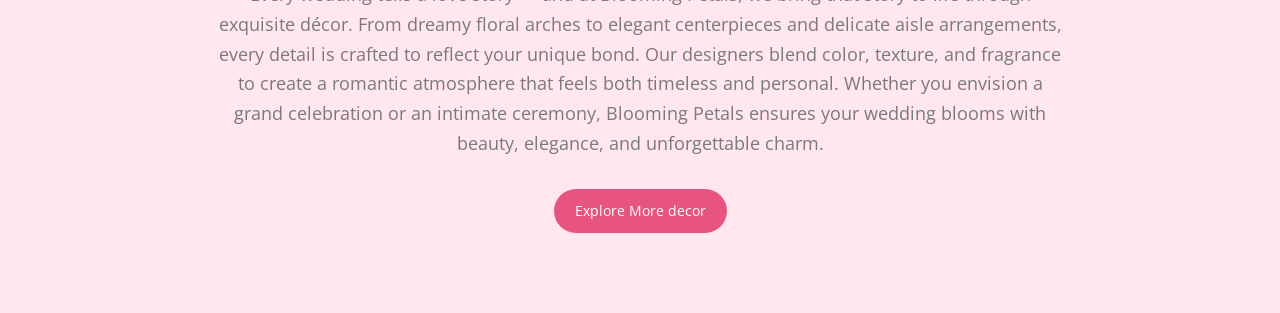
<file: TableArrangement.html>
<!DOCTYPE html>
<html lang="en">
<head>
  <meta charset="UTF-8" />
  <meta name="viewport" content="width=device-width, initial-scale=1" />
  <title>Red & Pink Roses Collection</title>

  <link href="https://cdn.jsdelivr.net/npm/bootstrap@5.3.3/dist/css/bootstrap.min.css" rel="stylesheet">
  <link href="https://fonts.googleapis.com/css2?family=Great+Vibes&family=Open+Sans:wght@400;600&display=swap" rel="stylesheet">
  <link href="https://unpkg.com/aos@2.3.4/dist/aos.css" rel="stylesheet">
  <link rel="stylesheet" href="rose.css">

  <!-- tiny additions so overlay + compare icon look correct with your existing CSS -->
  <!-- <style>
    /* overlay on top of the image (keeps same look as your current cards) */
    .decor-card-text-overlay {
      position: absolute;
      left: 0;
      bottom: 0;
      width: 100%;
      padding: 18px;
      background: linear-gradient(180deg, rgba(255,255,255,0) 0%, rgba(255,230,239,0.98) 100%);
      box-sizing: border-box;
      text-align: left;
    }
    .decor-card-text-overlay h3 { margin: 0 0 6px 0; font-size: 1.15rem; color: #e75480; }
    .decor-card-text-overlay p { margin: 0; color: #6b4b52; font-size: 0.95rem; }

    /* small fixed compare bar (non-intrusive, matches your colors) */
    #compare-bar {
      position: fixed;
      right: 20px;
      bottom: 20px;
      background: #fff;
      border-radius: 30px;
      padding: 8px 14px;
      box-shadow: 0 8px 20px rgba(0,0,0,0.12);
      display: flex;
      align-items: center;
      gap: 10px;
      z-index: 1500;
      font-family: 'Open Sans', sans-serif;
    }
    #compare-count { font-weight: 700; color: #e75480; }
    .compare-open-btn {
      background: #e75480;
      color: #fff;
      border-radius: 20px;
      padding: 8px 12px;
      text-decoration: none;
      cursor: pointer;
      font-size: 0.95rem;
      border: none;
    }
    /* ensure checkbox sits inside card and not interfering with overlay */
    .decor-checkbox {
      position: absolute;
      top: 12px;
      right: 12px;
      z-index: 6;
      width: 22px;
      height: 22px;
      accent-color: #e75480;
      cursor: pointer;
      border-radius: 5px;
      background-color: #fff;
      box-shadow: 0 0 3px rgba(0,0,0,0.25);
      transition: transform 0.15s ease;
    }
    .decor-checkbox:focus { outline: 2px solid rgba(231,84,128,0.25); }
  </style> -->
</head>

<body>
  <section class="decor-full-body">
    <section class="decor-section" data-aos="fade-up">
      <h1>Table Arrangements</h1>
      <p>Table Arrangements — Where Love Meets Celebration in Full Blooms</p>
    </section>

    <!-- CARDS WILL RENDER INTO THIS CONTAINER -->
    <section class="container py-5">
      <div id="decor-container" class="row g-4">
        <!-- JS inserts cards here -->
      </div>
    </section>

    <section class="decor-summary-section" data-aos="fade-up">
      <h2>Our Promise of Pure Perfection</h2>
      <p>
        Every wedding tells a love story — and at Blooming Petals, we bring that story to life through exquisite décor. From dreamy floral arches to elegant centerpieces and delicate aisle arrangements, every detail is crafted to reflect your unique bond. Our designers blend color, texture, and fragrance to create a romantic atmosphere that feels both timeless and personal. Whether you envision a grand celebration or an intimate ceremony, Blooming Petals ensures your wedding blooms with beauty, elegance, and unforgettable charm.
      </p>
      <button class="btn decor-btn-pink btn-lg decor-btn">Explore More decor</button>
    </section>
  </section>

  <!-- Compare bar: shows selected count and opens modal -->
  <div id="compare-bar" aria-hidden="false">
    <div>Selected: <span id="compare-count">0</span></div>
    <button id="open-compare" class="compare-open-btn">Compare</button>
  </div>

  <!-- Compare modal (hidden until needed) -->
  <div id="compare-modal" class="compare-modal" style="display:none;">
    <div class="compare-content">
      <span id="close-compare" class="close-btn" title="Close">&times;</span>
      <h3>Compare Selected Decors</h3>
      <div id="compare-grid" class="compare-grid"></div>

      <div style="margin-top:18px;">
        <button id="remove-selected" class="decor-btn" style="margin-right:10px;">Remove Selected</button>
        <button id="clear-all" class="decor-btn" style="background:#f2c6d9; color:#7a2a40;">Clear All</button>
      </div>
    </div>
  </div>

  <!-- LIBRARIES -->
  <script src="https://cdn.jsdelivr.net/npm/bootstrap@5.3.3/dist/js/bootstrap.bundle.min.js"></script>
  <script src="https://unpkg.com/aos@2.3.4/dist/aos.js"></script>
  <script src="flowers.js"></script>

  <script>
    AOS.init({ duration: 1000, once: true });
  </script>
</body>
</html>
</file>
<file: style.css>
/* --------------------------------------------------------------  */

* {
  margin: 0;
  padding: 0;
  box-sizing: border-box;
}

/* 🌸 Navbar */
.navigation {
  background-color: rgb(201, 106, 156);
  position: fixed;
  width: 100%;
  z-index: 10;
}

.navigation h3{
     font-family: great vibes;
    margin: 8px 0px 4px 4px;
}

.navbar-nav .nav-link {
  font-weight: 500;
  padding: 8px 16px;
}

a.btn.btn-light.text-dark.fw-semibold {
    padding: 3px 10px 0px 10px;
    height: 33px;
        margin: 4px 1px 0px 0px;

}

.navbar-toggler {
  border: none;
  filter: invert(1);
}

/* Hero Section */
.top-bg {
  height: 100vh;
  background: url("asset/home_page/DeWatermark.ai_1761588583829.jpeg") no-repeat center center/cover;
  background-blend-mode: lighten;
  padding-top: 80px; /* pushes content below fixed navbar */
}

/* .hero-text {
  background-color: rgba(255, 255, 255, 0.6);
  border-radius: 12px;
  max-width: 600px;
} */


.hero-text {
    /* background-color: rgba(255, 255, 255, 0.6); */
    border-radius: 12px;
    max-width: 600px;
    margin: 0px 678px 0px 0px;
}

/* .bg-para {
  font-size: 30px;
  font-weight: 500;
  font-family: cursive;
  color: rgb(158, 68, 116);
} */

.bg-para {
    font-size: 36px;
    font-weight: 500;
    font-family: "great vibes", cursive;
    color: rgb(158, 68, 116);
}

/* Button */
.btn53 {
  border: 1px solid white;
  background-color: rgb(201, 106, 156);
  color: white;
  border-radius: 7px;
  padding: 10px 35px;
  font-weight: 600;
  font-size: 18px;
  transition: all 0.3s ease;
  margin-top: 15px;
}

.btn53:hover {
  background-color: rgb(176, 72, 126);
  transform: scale(1.05);
}

/* Responsive */
@media (max-width: 768px) {
  .bg-para {
    font-size: 24px;
  }
  .hero-text {
    margin: 0 15px;
  }
}


/* ---------------------------------------------------------------------------------- */


/* -------------- second_start ------------------ */

.demo_para{
  font-size: 40px;
  font-weight: 500;
  font-family: 'great vibes';
  text-align: center;
  color: rgb(201, 106, 156);
  margin: 100px 0px 55px 0px;
  text-shadow: 1px 1px 2px black, 0 0 1em #e700ff, 0 0 0.2em #0000ff0f;
}

.home_second_container img {
  width: 100%;
  height: 280px;               
  object-fit: cover;           
  /* border: 3px solid #f7d5e9; */
  border-radius: 10px;        
  box-shadow: 0 2px 6px rgba(0,0,0,0.1);
  transition: all 0.4s ease;
}

/* Hover effect */
.home_second_container img:hover {
  transform: scale(1.05);     /* slight zoom */
  box-shadow: 0 4px 15px rgba(0,0,0,0.2);
  border-color: #e79cc2;      /* darker pink border on hover */
  cursor: pointer;
}

.btn_demo {
    border: 2px solid rgb(223, 174, 174);
    padding: 10px 30px 10px 30px;
    background-color: #f1bcbc;
    color: rgb(190, 87, 104);
    margin-top: 17px;
}

/* ----------------- secon_end ---------------------------------- */







/* -----------------third_start---------------------------------- */
.home_second_part_img {
  height: 70vh;
  object-fit: cover;
  /* border-left: 2px solid #9b3749;
  border-bottom: 2px solid #9b3749;
    padding: 0px 0px 6px 6px; */
}

.carousel-inner {
  overflow: hidden;
  border-radius: 8px;
}

/* Heading above section */
.home_second_part_2 {
  font-size: 40px;
  font-weight: 500;
  font-family: 'Great Vibes', cursive;
  text-align: center;
  color: rgb(201, 106, 156);
  margin: 40px 0px 10px 0px;
  text-shadow: 1px 1px 2px black, 0 0 1em #e700ff, 0 0 0.2em #0000ff0f;
}

/* Right text section */
.right {
  background-color: #ffecef;
}

.home_sec_part_right_h_1 {
  font-size: 32px;
  font-weight: 900;
  font-family: 'Great Vibes', cursive;
  color: rgb(201, 106, 156);
  margin-bottom: 20px;
}

.home_sec_part_right_p_1,
.home_sec_part_right_p_2 {
  font-size: 18px;
  font-weight: 400;
  color: rgb(201, 106, 156);
  font-family: ui-monospace;
  line-height: 1.7;
  margin-bottom: 15px;
}

/* Responsive */
@media (max-width: 992px) {
  .home_second_part_img {
    height: 60vh;
  }
}

@media (max-width: 768px) {
  .home_second_part_img {
    height: 45vh;
  }

  .home_sec_part_right_h_1 {
    font-size: 28px;
  }

  .home_sec_part_right_p_1,
  .home_sec_part_right_p_2 {
    font-size: 16px;
  }
}
/* -----------------third_end---------------------------------- */






/* ----------------fourth_start_video_slider-------------------------------- */
#carouselExampleFade {
  width: 90%;
  margin: auto;
}

#carouselExampleFade .carousel-control-prev {
  left: -40px;
}

#carouselExampleFade .carousel-control-next {
  right: -40px;
}

.home_slider_heading{
    font-size: 40px;
   font-weight: 500;
   margin-left: 28px;
   font-family: 'great vibes';
   text-align: center;
  color: rgb(201 106 156);

   margin: auto;
   margin-top: 61px;
   margin-bottom: 59px;
text-shadow: 1px 1px 2px black, 0 0 1em #e700ff, 0 0 0.2em #0000ff0f;
}

.slider_class {
    margin: 0px 0px 102px 0px;
}

/* .home_map {
        margin: 57px 0px 80px 321px;
} */
/* ---------------------------------------------------------------- */
footer a:hover {
  color: rgb(158 68 116);; /* golden hover effect */
}

.footer-css{
  background-color: rgb(249 194 223 / 85%);
  color: rgb(201, 106, 156);
  
}

footer h5{
  color: rgb(201, 106, 156);

}

.home-extra p{
color: #000;
}
/* ----------------fourth_end_video_slider-------------------------------- *

/* ---------- new review ------------------ */

.testimonials {
  background-color: #e598e58c;
  padding: 100px 20px;
  text-align: center;
  overflow: visible; /* allows scaled card to show outside its container */
}

.testimonials h2 {
  font-weight: 700;
  margin-bottom: 60px;
  color: #cf529b;
}

.carousel-inner {
  overflow: visible; /* important: prevents clipping when scaling */
}

.card {
  border: none;
  border-radius: 16px;
  background: #fff;
  box-shadow: 0 4px 10px rgba(0, 0, 0, 0.1);
  transition: transform 0.4s ease, box-shadow 0.4s ease;
  transform-origin: center;
}

/* Highlighted middle card */
.center-card {
  transform: scale(1.15);
  box-shadow: 0 8px 25px rgba(0, 0, 0, 0.25);
  position: relative;
  z-index: 10;
}

/* Nice hover effect for all cards */
.card:hover {
  transform: scale(1.08);
  box-shadow: 0 6px 20px rgba(0, 0, 0, 0.2);
}

/* Text and stars */
.stars {
  font-size: 22px;
  color: #000;
  margin-bottom: 10px;
}

.card p {
  font-size: 15px;
  color: #333;
  line-height: 1.5;
}

.card h5 {
  margin-top: 15px;
  font-weight: 700;
  color: #000;
}

.carousel-indicators [data-bs-target] {
  background-color: #000;
}


.carousel-indicators{
   margin-bottom: -60px;

} 

  .center-card {
  /* transform: scale(1.1); */
  z-index: 2;
} 


/* ---------------- icon ------------------ */

.features-section {
  background-color: #fff;
}

.feature-box {
  transition: transform 0.3s ease, box-shadow 0.3s ease;
}

.feature-box:hover {
  transform: translateY(-8px);
  box-shadow: 0 8px 20px rgba(0, 0, 0, 0.1);
}

.feature-icon {
  font-size: 3rem;
  color: #f26c13; /* Orange tone like your screenshot */
}


/* ------------home css end ------------ */


/* ----------- about css start ------------- */
body {
  overflow-x: hidden;
}

.about h1 {

  font-family: "Dancing Script", cursive;


}
.about-card-body {
  display: flex;
  flex-direction: column;
  justify-content: center;
  align-items: center;
}

.about-card-body img {
  height: 190px;
  width: 200px;
  border-radius: 50%;
}
/* ----------- about css end ------------- */
</file>
<file: rose.css>
.decor-full-body {
  background-color: #fff8fb;
  font-family: "Open Sans", sans-serif;
  overflow-x: hidden;
}

.decor-full-body h1,
h2,
h3 {
  font-family: "Great Vibes", cursive;
  color: #e75480;
}

/* Section Header */
.decor-section {
  margin-top: 80px;
  text-align: center;
  background-color: #ffe6ef;
  padding: 80px 20px;
  border-bottom: 3px solid #ffd1dc;
}

.decor-section h1 {
  font-size: 3rem;
}

.decor-section p {
  color: #b36e6e;
  font-family: "Great Vibes", cursive;
  max-width: 700px;
  margin: 0 auto;
  font-size: 22px;
}

/* PRODUCT CARD STYLE */
.decor-card {
  position: relative;
  overflow: hidden;
  border-radius: 18px;
  box-shadow: 0 4px 14px rgba(0, 0, 0, 0.1);
  transition: all 0.35s ease;
  background-color: #fff;
  cursor: pointer;
}

.decor-card:hover {
  transform: translateY(-8px);
  box-shadow: 0 12px 24px rgba(0, 0, 0, 0.15);
}

.decor-card img {
  width: 100%;
  height: 300px;
  object-fit: cover;
  border-top-left-radius: 18px;
  border-top-right-radius: 18px;
  transition: transform 0.3s ease;
}

.decor-card:hover img {
  transform: scale(1.05);
}

.decor-card-body {
  padding: 18px;
  text-align: center;
}

.decor-card-body h3 {
  color: #e75480;
  font-size: 1.7rem;
}

.decor-card-body p {
  font-size: 0.95rem;
  color: #555;
  margin-bottom: 10px;
}

.decor-card-body .decor-price {
  font-weight: 600;
  color: #c7446a;
  font-size: 1rem;
  margin-bottom: 10px;
}

/* Checkbox */
.decor-checkbox {
  position: absolute;
  top: 15px;
  right: 15px;
  z-index: 5;
  width: 22px;
  height: 22px;
  accent-color: #e75480;
  cursor: pointer;
  border-radius: 5px;
  background-color: #fff;
  box-shadow: 0 0 3px rgba(0, 0, 0, 0.3);
  transition: transform 0.2s ease;
}

.decor-checkbox:hover {
  transform: scale(1.1);
}

/* Product button */
.decor-btn {
  display: inline-block;
  background-color: #e75480;
  color: #fff;
  padding: 10px 20px;
  border-radius: 25px;
  font-size: 0.9rem;
  text-decoration: none;
  transition: all 0.3s ease;
}

.decor-btn:hover {
  background-color: #c7446a;
  transform: scale(1.05);
}

/* Summary Section */
.decor-summary-section {
  background-color: #ffe6ef;
  text-align: center;
  padding: 80px 20px;
  border-top: 3px solid #ffd1dc;
}

.decor-summary-section h2 {
  font-size: 2.5rem;
  margin-bottom: 25px;
}

.decor-summary-section p {
  color: #7a7a7a;
  font-size: 1.1rem;
  max-width: 850px;
  margin: 0 auto 30px auto;
  line-height: 1.7;
}

@media (max-width: 767px) {
  .decor-card img {
    height: 240px;
  }
}

.compare-modal {
  position: fixed;
  top: 0;
  left: 0;
  width: 100%;
  height: 100%;
  background-color: rgba(0, 0, 0, 0.6);
  display: flex;
  justify-content: center;
  align-items: center;
  z-index: 2000;
}

.compare-content {
  background: white;
  padding: 30px;
  border-radius: 10px;
  width: 80%;
  max-width: 1000px;
  text-align: center;
  position: relative;
  box-shadow: 0 10px 20px rgba(0, 0, 0, 0.3);
}

.compare-grid {
  display: flex;
  gap: 20px;
  overflow-x: auto;
  justify-content: center;
  padding: 20px 0;
}

.compare-item {
  min-width: 200px;
}

.compare-item img {
  width: 100%;
  height: 180px;
  object-fit: cover;
  border-radius: 10px;
  margin-bottom: 10px;
}

.decor-close-btn {
  position: absolute;
  top: 15px;
  right: 20px;
  font-size: 25px;
  cursor: pointer;
  color: #e75480;
}

/* Compare Bar */
#compare-bar {
  position: fixed;
  right: 20px;
  bottom: 20px;
  background: #fff;
  border-radius: 30px;
  padding: 8px 14px;
  box-shadow: 0 8px 20px rgba(0, 0, 0, 0.12);
  display: flex;
  align-items: center;
  gap: 10px;
  z-index: 1500;
  font-family: "Open Sans", sans-serif;
}

#compare-count {
  font-weight: 700;
  color: #e75480;
}

.compare-open-btn {
  background: #e75480;
  color: #fff;
  border-radius: 20px;
  padding: 8px 12px;
  text-decoration: none;
  cursor: pointer;
  font-size: 0.95rem;
  border: none;
}

/* Modal */
.compare-modal {
  position: fixed;
  top: 0;
  left: 0;
  width: 100%;
  height: 100%;
  background-color: rgba(0, 0, 0, 0.6);
  display: none;
  justify-content: center;
  align-items: center;
  z-index: 2000;
}

.compare-content {
  background: #fff;
  padding: 30px;
  border-radius: 10px;
  width: 80%;
  max-width: 1000px;
  text-align: center;
  position: relative;
  box-shadow: 0 10px 20px rgba(0, 0, 0, 0.3);
}

.compare-grid {
  display: flex;
  gap: 20px;
  overflow-x: auto;
  justify-content: center;
  padding: 20px 0;
}

.compare-item {
  min-width: 200px;
}

.compare-item img {
  width: 100%;
  height: 180px;
  object-fit: cover;
  border-radius: 10px;
  margin-bottom: 10px;
}

.close-btn {
  position: absolute;
  top: 15px;
  right: 20px;
  font-size: 25px;
  cursor: pointer;
  color: #e75480;
}

.btn-read-more {
  display: inline-block;
  margin-top: 10px;
  padding: 8px 20px;
  background-color: #e75480;
  color: white;
  border: none;
  border-radius: 20px;
  cursor: pointer;
  font-size: 0.9rem;
  transition: background-color 0.3s ease;
}

.btn-read-more:hover {
  background-color: #c7446a;
}

.btn-read-more:active {
  transform: scale(0.98);
}
</file>
